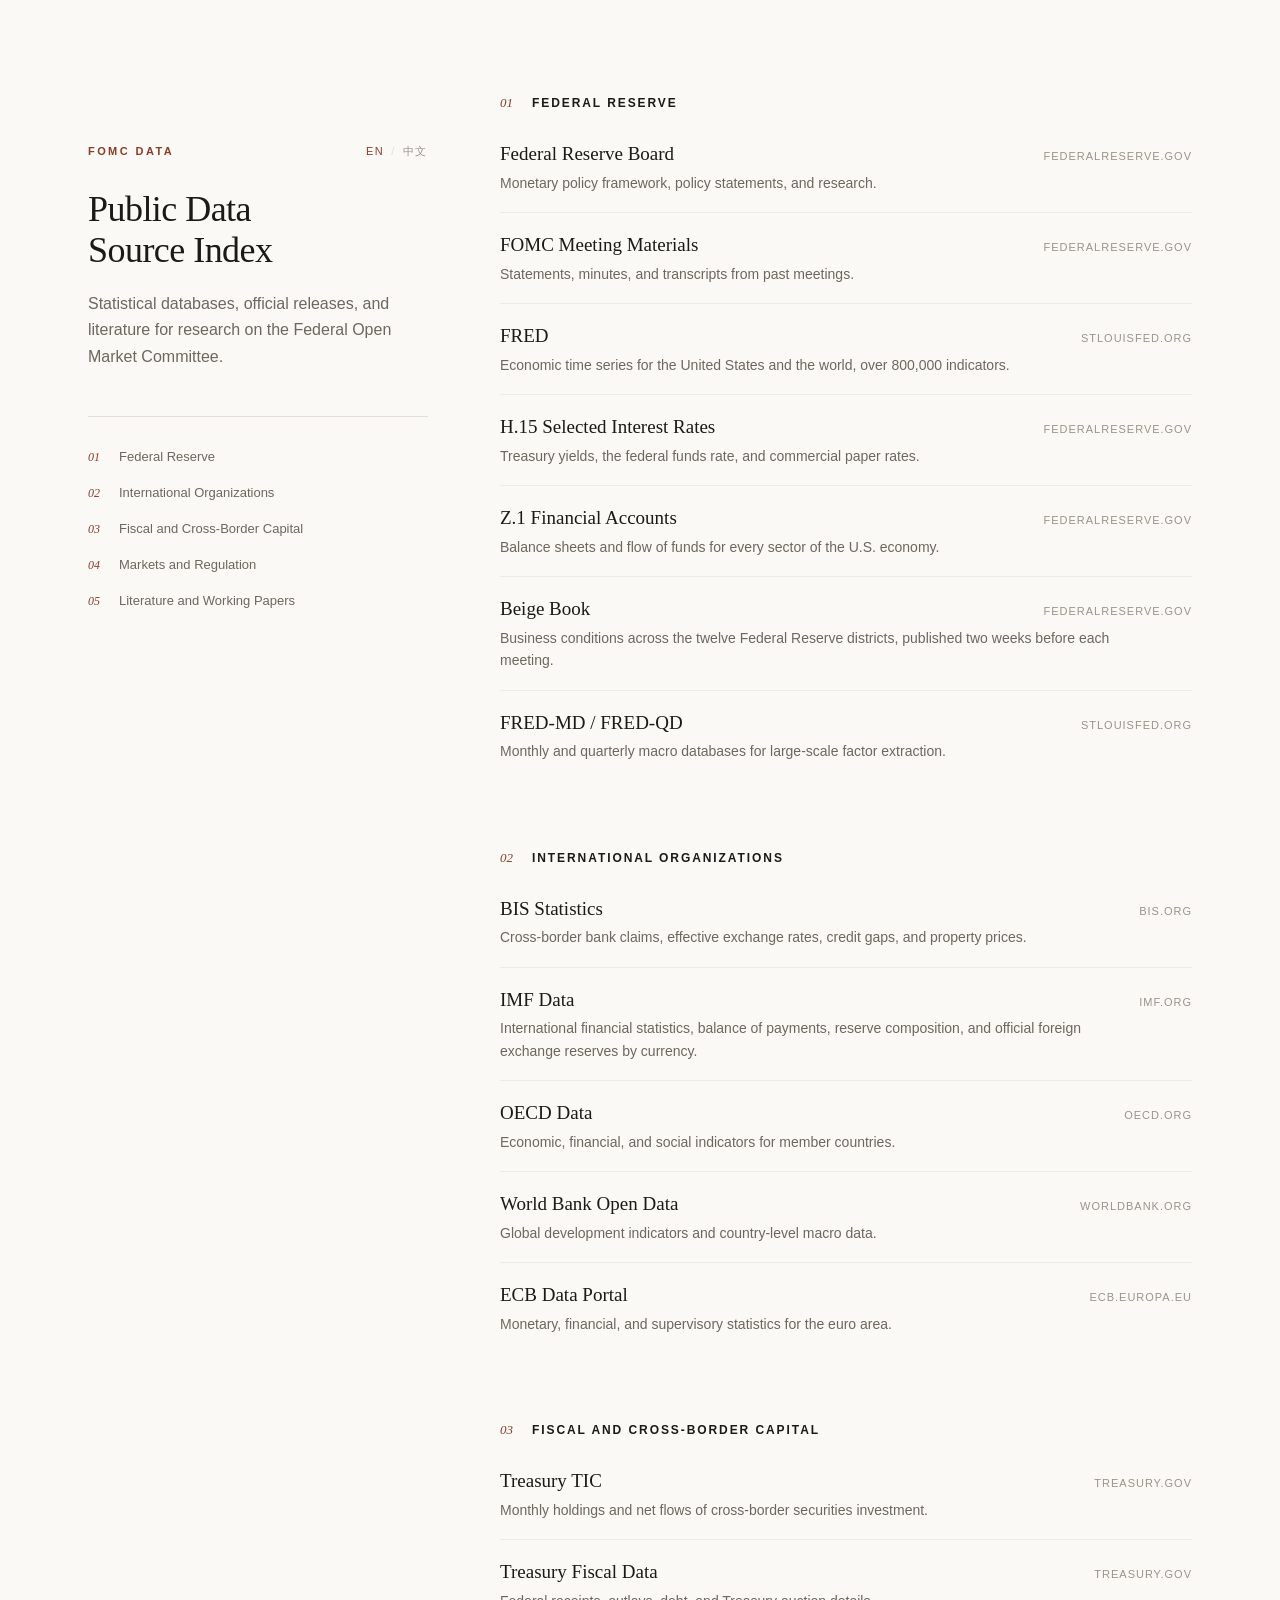
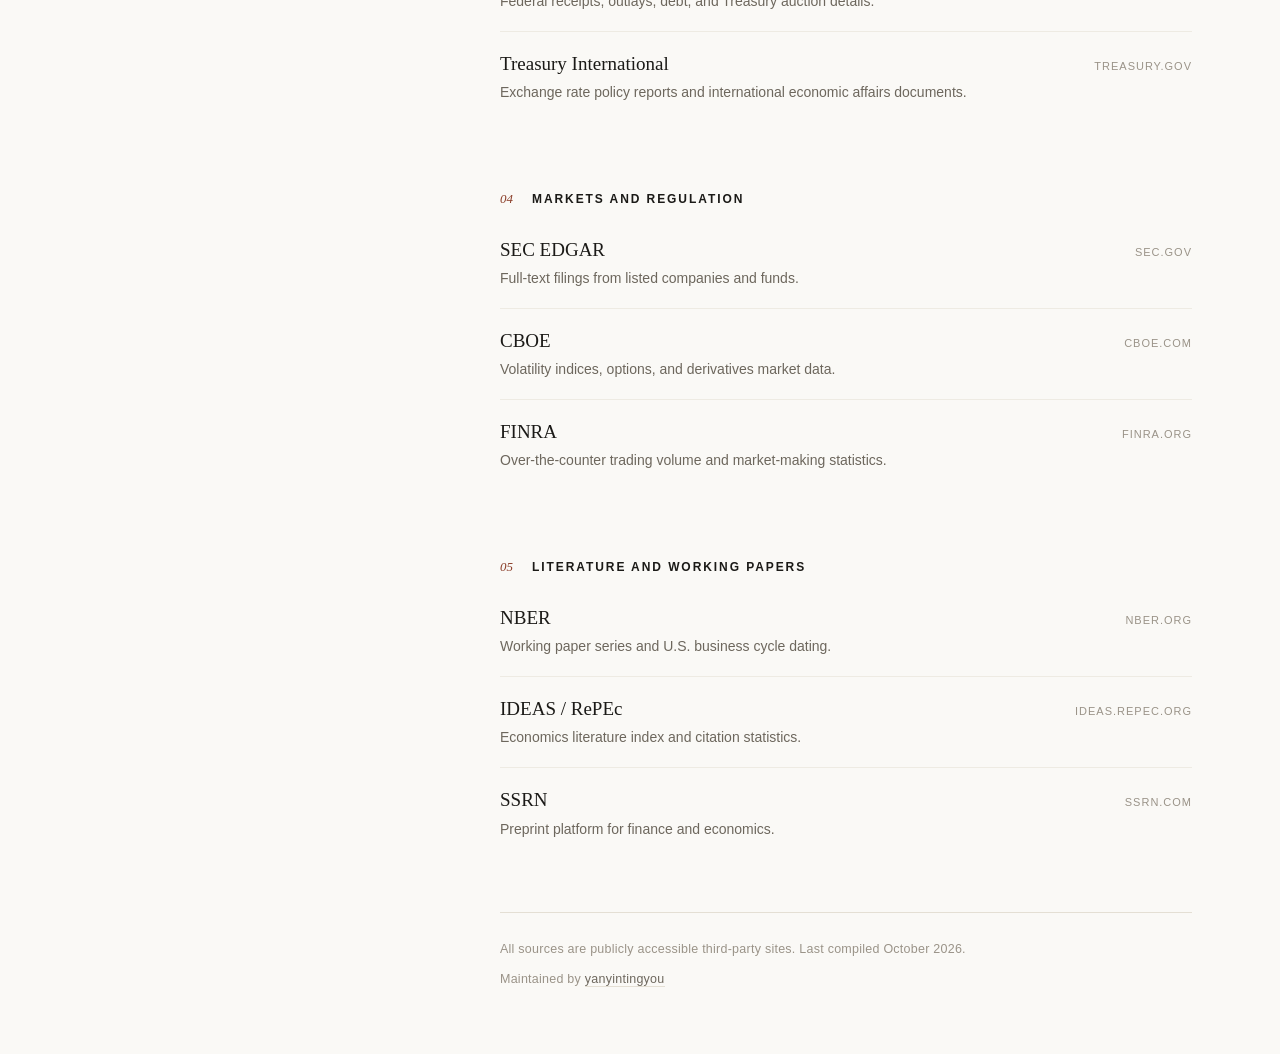
<file: index.html>
<!DOCTYPE html>
<html lang="en">
<head>
<meta charset="UTF-8">
<meta name="viewport" content="width=device-width, initial-scale=1">
<title>FOMC Data — Public Data Source Index</title>
<meta name="description" content="An index of statistical databases, official releases, and literature related to Federal Open Market Committee research.">
<link rel="stylesheet" href="/style.css">
<script>
(function () {
  var META = {
    en: { title: "FOMC Data — Public Data Source Index", desc: "An index of statistical databases, official releases, and literature related to Federal Open Market Committee research." },
    zh: { title: "FOMC Data — 公开数据源索引", desc: "与联邦公开市场委员会研究相关的统计数据库、官方发布与文献来源索引。" }
  };
  window.setSiteLang = function (lang) {
    var key = lang === "zh" ? "zh" : "en";
    document.documentElement.lang = key === "zh" ? "zh-CN" : "en";
    document.title = META[key].title;
    var m = document.querySelector('meta[name="description"]');
    if (m) m.setAttribute("content", META[key].desc);
    var b = document.querySelectorAll("[data-lang]");
    for (var i = 0; i < b.length; i++) {
      b[i].setAttribute("aria-pressed", b[i].getAttribute("data-lang") === key ? "true" : "false");
    }
  };
  window.setSiteLang(localStorage.getItem("fomcdata-lang"));
})();
</script>
</head>
<body>

<div class="layout">

<header class="masthead">
  <div class="topbar">
    <div class="mark">FOMC Data</div>
    <div class="lang-switch" role="group" aria-label="Language">
      <button type="button" data-lang="en" aria-pressed="true">EN</button>
      <span class="sep">/</span>
      <button type="button" data-lang="zh" aria-pressed="false">中文</button>
    </div>
  </div>
  <h1><span class="en">Public Data Source Index</span><span class="zh">公开数据源索引</span></h1>
  <p class="lede"><span class="en">Statistical databases, official releases, and literature for research on the Federal Open Market Committee.</span><span class="zh">与联邦公开市场委员会研究相关的统计数据库、官方发布与文献来源。</span></p>
  <nav class="toc" aria-label="Sections">
    <a href="#fed"><span class="idx">01</span><span class="en">Federal Reserve</span><span class="zh">美联储</span></a>
    <a href="#intl"><span class="idx">02</span><span class="en">International Organizations</span><span class="zh">国际组织</span></a>
    <a href="#fiscal"><span class="idx">03</span><span class="en">Fiscal and Cross-Border Capital</span><span class="zh">财政与跨境资本</span></a>
    <a href="#markets"><span class="idx">04</span><span class="en">Markets and Regulation</span><span class="zh">市场与监管</span></a>
    <a href="#literature"><span class="idx">05</span><span class="en">Literature and Working Papers</span><span class="zh">文献与工作论文</span></a>
  </nav>
</header>

<main>

  <section class="group" id="fed">
    <h2><span class="idx">01</span><span class="en">Federal Reserve</span><span class="zh">美联储</span></h2>
    <ul class="items">
      <li>
        <div class="head"><a href="https://www.federalreserve.gov/monetarypolicy.htm"><span class="en">Federal Reserve Board</span><span class="zh">美联储理事会</span></a><span class="host">federalreserve.gov</span></div>
        <p><span class="en">Monetary policy framework, policy statements, and research.</span><span class="zh">货币政策框架、政策声明与研究报告</span></p>
      </li>
      <li>
        <div class="head"><a href="https://www.federalreserve.gov/monetarypolicy/fomccalendars.htm"><span class="en">FOMC Meeting Materials</span><span class="zh">FOMC 会议材料</span></a><span class="host">federalreserve.gov</span></div>
        <p><span class="en">Statements, minutes, and transcripts from past meetings.</span><span class="zh">历次会议的声明、纪要与记录文件</span></p>
      </li>
      <li>
        <div class="head"><a href="https://fred.stlouisfed.org/">FRED</a><span class="host">stlouisfed.org</span></div>
        <p><span class="en">Economic time series for the United States and the world, over 800,000 indicators.</span><span class="zh">美国及国际经济时间序列，覆盖八十余万条指标</span></p>
      </li>
      <li>
        <div class="head"><a href="https://www.federalreserve.gov/releases/h15/"><span class="en">H.15 Selected Interest Rates</span><span class="zh">H.15 利率</span></a><span class="host">federalreserve.gov</span></div>
        <p><span class="en">Treasury yields, the federal funds rate, and commercial paper rates.</span><span class="zh">国债收益率、联邦基金利率与商业票据利率</span></p>
      </li>
      <li>
        <div class="head"><a href="https://www.federalreserve.gov/releases/z1/"><span class="en">Z.1 Financial Accounts</span><span class="zh">Z.1 金融账户</span></a><span class="host">federalreserve.gov</span></div>
        <p><span class="en">Balance sheets and flow of funds for every sector of the U.S. economy.</span><span class="zh">美国各部门资产负债表与资金流量</span></p>
      </li>
      <li>
        <div class="head"><a href="https://www.federalreserve.gov/monetarypolicy/beigebook/"><span class="en">Beige Book</span><span class="zh">褐皮书</span></a><span class="host">federalreserve.gov</span></div>
        <p><span class="en">Business conditions across the twelve Federal Reserve districts, published two weeks before each meeting.</span><span class="zh">十二个联储辖区的景气调查，会前两周发布</span></p>
      </li>
      <li>
        <div class="head"><a href="https://www.stlouisfed.org/research/economists/mccracken/fred-databases">FRED-MD / FRED-QD</a><span class="host">stlouisfed.org</span></div>
        <p><span class="en">Monthly and quarterly macro databases for large-scale factor extraction.</span><span class="zh">月度与季度宏观数据库，适合大规模因子提取</span></p>
      </li>
    </ul>
  </section>

  <section class="group" id="intl">
    <h2><span class="idx">02</span><span class="en">International Organizations</span><span class="zh">国际组织</span></h2>
    <ul class="items">
      <li>
        <div class="head"><a href="https://www.bis.org/statistics/">BIS Statistics</a><span class="host">bis.org</span></div>
        <p><span class="en">Cross-border bank claims, effective exchange rates, credit gaps, and property prices.</span><span class="zh">跨境银行债权、有效汇率、信贷缺口与房地产价格</span></p>
      </li>
      <li>
        <div class="head"><a href="https://data.imf.org/">IMF Data</a><span class="host">imf.org</span></div>
        <p><span class="en">International financial statistics, balance of payments, reserve composition, and official foreign exchange reserves by currency.</span><span class="zh">国际金融统计、国际收支、储备构成与官方外汇储备币种</span></p>
      </li>
      <li>
        <div class="head"><a href="https://data.oecd.org/">OECD Data</a><span class="host">oecd.org</span></div>
        <p><span class="en">Economic, financial, and social indicators for member countries.</span><span class="zh">成员国经济、金融与社会指标</span></p>
      </li>
      <li>
        <div class="head"><a href="https://data.worldbank.org/"><span class="en">World Bank Open Data</span><span class="zh">世界银行公开数据</span></a><span class="host">worldbank.org</span></div>
        <p><span class="en">Global development indicators and country-level macro data.</span><span class="zh">全球发展指标与国别宏观数据</span></p>
      </li>
      <li>
        <div class="head"><a href="https://data.ecb.europa.eu/"><span class="en">ECB Data Portal</span><span class="zh">欧洲央行数据门户</span></a><span class="host">ecb.europa.eu</span></div>
        <p><span class="en">Monetary, financial, and supervisory statistics for the euro area.</span><span class="zh">欧元区货币、金融与监管统计</span></p>
      </li>
    </ul>
  </section>

  <section class="group" id="fiscal">
    <h2><span class="idx">03</span><span class="en">Fiscal and Cross-Border Capital</span><span class="zh">财政与跨境资本</span></h2>
    <ul class="items">
      <li>
        <div class="head"><a href="https://ticdata.treasury.gov/"><span class="en">Treasury TIC</span><span class="zh">美国财政部 TIC</span></a><span class="host">treasury.gov</span></div>
        <p><span class="en">Monthly holdings and net flows of cross-border securities investment.</span><span class="zh">跨境证券投资的月度持仓与净流动数据</span></p>
      </li>
      <li>
        <div class="head"><a href="https://fiscaldata.treasury.gov/"><span class="en">Treasury Fiscal Data</span><span class="zh">财政部财政数据</span></a><span class="host">treasury.gov</span></div>
        <p><span class="en">Federal receipts, outlays, debt, and Treasury auction details.</span><span class="zh">联邦财政收支、债务与国债发行明细</span></p>
      </li>
      <li>
        <div class="head"><a href="https://home.treasury.gov/policy-issues/international"><span class="en">Treasury International</span><span class="zh">财政部国际事务</span></a><span class="host">treasury.gov</span></div>
        <p><span class="en">Exchange rate policy reports and international economic affairs documents.</span><span class="zh">汇率政策报告与国际经济事务文件</span></p>
      </li>
    </ul>
  </section>

  <section class="group" id="markets">
    <h2><span class="idx">04</span><span class="en">Markets and Regulation</span><span class="zh">市场与监管</span></h2>
    <ul class="items">
      <li>
        <div class="head"><a href="https://www.sec.gov/edgar">SEC EDGAR</a><span class="host">sec.gov</span></div>
        <p><span class="en">Full-text filings from listed companies and funds.</span><span class="zh">上市公司与基金的申报文件全文</span></p>
      </li>
      <li>
        <div class="head"><a href="https://www.cboe.com/"><span class="en">CBOE</span><span class="zh">芝加哥期权交易所</span></a><span class="host">cboe.com</span></div>
        <p><span class="en">Volatility indices, options, and derivatives market data.</span><span class="zh">波动率指数、期权与衍生品市场数据</span></p>
      </li>
      <li>
        <div class="head"><a href="https://www.finra.org/"><span class="en">FINRA</span><span class="zh">美国金融业监管局</span></a><span class="host">finra.org</span></div>
        <p><span class="en">Over-the-counter trading volume and market-making statistics.</span><span class="zh">场外交易量与做市统计</span></p>
      </li>
    </ul>
  </section>

  <section class="group" id="literature">
    <h2><span class="idx">05</span><span class="en">Literature and Working Papers</span><span class="zh">文献与工作论文</span></h2>
    <ul class="items">
      <li>
        <div class="head"><a href="https://www.nber.org/"><span class="en">NBER</span><span class="zh">美国全国经济研究所</span></a><span class="host">nber.org</span></div>
        <p><span class="en">Working paper series and U.S. business cycle dating.</span><span class="zh">工作论文系列与美国商业周期日期判定</span></p>
      </li>
      <li>
        <div class="head"><a href="https://ideas.repec.org/">IDEAS / RePEc</a><span class="host">ideas.repec.org</span></div>
        <p><span class="en">Economics literature index and citation statistics.</span><span class="zh">经济学文献索引与引用统计</span></p>
      </li>
      <li>
        <div class="head"><a href="https://www.ssrn.com/">SSRN</a><span class="host">ssrn.com</span></div>
        <p><span class="en">Preprint platform for finance and economics.</span><span class="zh">金融与经济学预印本平台</span></p>
      </li>
    </ul>
  </section>

</main>

<footer>
  <p><span class="en">All sources are publicly accessible third-party sites. Last compiled October 2026.</span><span class="zh">以上均为公开可访问的第三方来源 · 最后整理于 2026 年 10 月</span></p>
  <p class="credit"><span class="en">Maintained by <a href="https://github.com/yanyintingyou">yanyintingyou</a></span><span class="zh">由 <a href="https://github.com/yanyintingyou">yanyintingyou</a> 维护</span></p>
</footer>

</div>

<script>
(function () {
  var buttons = document.querySelectorAll("[data-lang]");
  for (var i = 0; i < buttons.length; i++) {
    buttons[i].addEventListener("click", function () {
      var lang = this.getAttribute("data-lang");
      window.setSiteLang(lang);
      localStorage.setItem("fomcdata-lang", lang);
    });
  }
  window.setSiteLang(localStorage.getItem("fomcdata-lang"));
})();
</script>

</body>
</html>
</file>
<file: style.css>
:root {
  --paper: #faf9f6;
  --ink: #1b1a17;
  --muted: #6d675d;
  --dim: #9a9388;
  --rule: #e4dfd4;
  --hair: #eeebe3;
  --accent: #8a3d28;
  --serif: Georgia, "Times New Roman", "Songti SC", "SimSun", serif;
  --sans: -apple-system, "Segoe UI", "PingFang SC", "Microsoft YaHei", sans-serif;
}

* { box-sizing: border-box; }

body {
  margin: 0;
  background: var(--paper);
  color: var(--ink);
  font-family: var(--sans);
  font-size: 16px;
  line-height: 1.7;
  -webkit-font-smoothing: antialiased;
  text-rendering: optimizeLegibility;
}

.layout {
  max-width: 720px;
  margin: 0 auto;
  padding: 0 30px;
}

/* ---------- masthead ---------- */

.masthead {
  padding: 88px 0 52px;
  border-bottom: 1px solid var(--rule);
}

.mark {
  font-size: 11px;
  letter-spacing: 0.22em;
  text-transform: uppercase;
  color: var(--accent);
  font-weight: 600;
}

/* ---------- language switch ---------- */

.topbar {
  display: flex;
  justify-content: space-between;
  align-items: baseline;
  gap: 16px;
}

.lang-switch {
  display: flex;
  align-items: baseline;
  gap: 7px;
  font-size: 11px;
  letter-spacing: 0.14em;
  text-transform: uppercase;
  color: var(--dim);
}

.lang-switch button {
  font: inherit;
  letter-spacing: inherit;
  text-transform: inherit;
  color: var(--dim);
  background: none;
  border: 0;
  padding: 2px 0;
  cursor: pointer;
  transition: color 0.18s ease;
}

.lang-switch button:hover { color: var(--ink); }

.lang-switch button[aria-pressed="true"] { color: var(--accent); }

.lang-switch .sep { color: var(--rule); }

html[lang="en"] .zh,
html[lang="zh-CN"] .en { display: none; }

.masthead h1 {
  margin: 26px 0 0;
  font-family: var(--serif);
  font-size: clamp(34px, 5.4vw, 48px);
  font-weight: 400;
  line-height: 1.14;
  letter-spacing: -0.015em;
  text-wrap: balance;
}

.lede {
  margin: 20px 0 0;
  max-width: 30em;
  color: var(--muted);
  font-size: 16px;
  line-height: 1.65;
}

/* ---------- section index ---------- */

.toc {
  display: none;
  margin-top: 46px;
  padding-top: 22px;
  border-top: 1px solid var(--rule);
}

.toc a {
  display: flex;
  align-items: baseline;
  gap: 13px;
  padding: 7px 0;
  color: var(--muted);
  font-size: 13px;
  text-decoration: none;
  transition: color 0.18s ease;
}

.toc a:hover { color: var(--accent); }

.toc .idx {
  font-family: var(--serif);
  font-style: italic;
  font-size: 12px;
  color: var(--accent);
  min-width: 18px;
}

/* ---------- groups ---------- */

main { padding: 0 0 40px; }

.group {
  padding: 52px 0 8px;
  scroll-margin-top: 48px;
}

.group h2 {
  display: flex;
  align-items: baseline;
  gap: 14px;
  margin: 0 0 8px;
  font-size: 12px;
  font-weight: 600;
  letter-spacing: 0.16em;
  text-transform: uppercase;
  color: var(--ink);
}

.group .idx {
  font-family: var(--serif);
  font-style: italic;
  font-size: 13px;
  letter-spacing: 0;
  color: var(--accent);
  font-weight: 400;
  min-width: 18px;
}

/* ---------- items ---------- */

.items {
  list-style: none;
  margin: 0;
  padding: 0;
}

.items li {
  padding: 19px 0 18px;
  border-bottom: 1px solid var(--hair);
}

.items li:last-child { border-bottom: none; }

.head {
  display: flex;
  justify-content: space-between;
  align-items: baseline;
  gap: 18px;
}

.head a {
  font-family: var(--serif);
  font-size: 19px;
  line-height: 1.35;
  color: var(--ink);
  text-decoration: none;
  transition: color 0.18s ease;
}

.head a:hover { color: var(--accent); }

.host {
  flex: 0 0 auto;
  font-size: 11px;
  letter-spacing: 0.09em;
  text-transform: uppercase;
  color: var(--dim);
  font-variant-numeric: tabular-nums;
}

.items p {
  margin: 5px 0 0;
  font-size: 14px;
  line-height: 1.6;
  color: var(--muted);
  max-width: 44em;
}

/* ---------- footer ---------- */

footer {
  border-top: 1px solid var(--rule);
  padding: 26px 0 64px;
  color: var(--dim);
  font-size: 12.5px;
  letter-spacing: 0.02em;
}

footer p { margin: 0; }

footer p + p { margin-top: 9px; }

footer a {
  color: var(--muted);
  text-decoration: none;
  border-bottom: 1px solid var(--rule);
  transition: color 0.18s ease, border-color 0.18s ease;
}

footer a:hover {
  color: var(--accent);
  border-bottom-color: var(--accent);
}

/* ---------- wide screens ---------- */

@media (min-width: 1000px) {
  .layout {
    display: grid;
    grid-template-columns: 340px minmax(0, 1fr);
    grid-template-areas: "side main" "side foot";
    column-gap: 72px;
    max-width: 1200px;
    padding: 0 48px;
  }

  .masthead {
    grid-area: side;
    position: sticky;
    top: 48px;
    align-self: start;
    padding: 92px 0 0;
    border-bottom: 0;
  }

  .masthead h1 { font-size: 36px; }

  .toc { display: block; }

  main {
    grid-area: main;
    padding: 92px 0 44px;
  }

  main .group:first-child { padding-top: 0; }

  .group { padding: 56px 0 10px; }

  footer { grid-area: foot; }
}

@media (max-width: 620px) {
  .layout { padding: 0 22px; }
  .masthead { padding: 56px 0 38px; }
  .group { padding: 40px 0 4px; }
  .head { flex-direction: column; align-items: flex-start; gap: 3px; }
  .head a { font-size: 17.5px; }
  .host { font-size: 10.5px; }
  .items p { font-size: 13.5px; }
}
</file>
